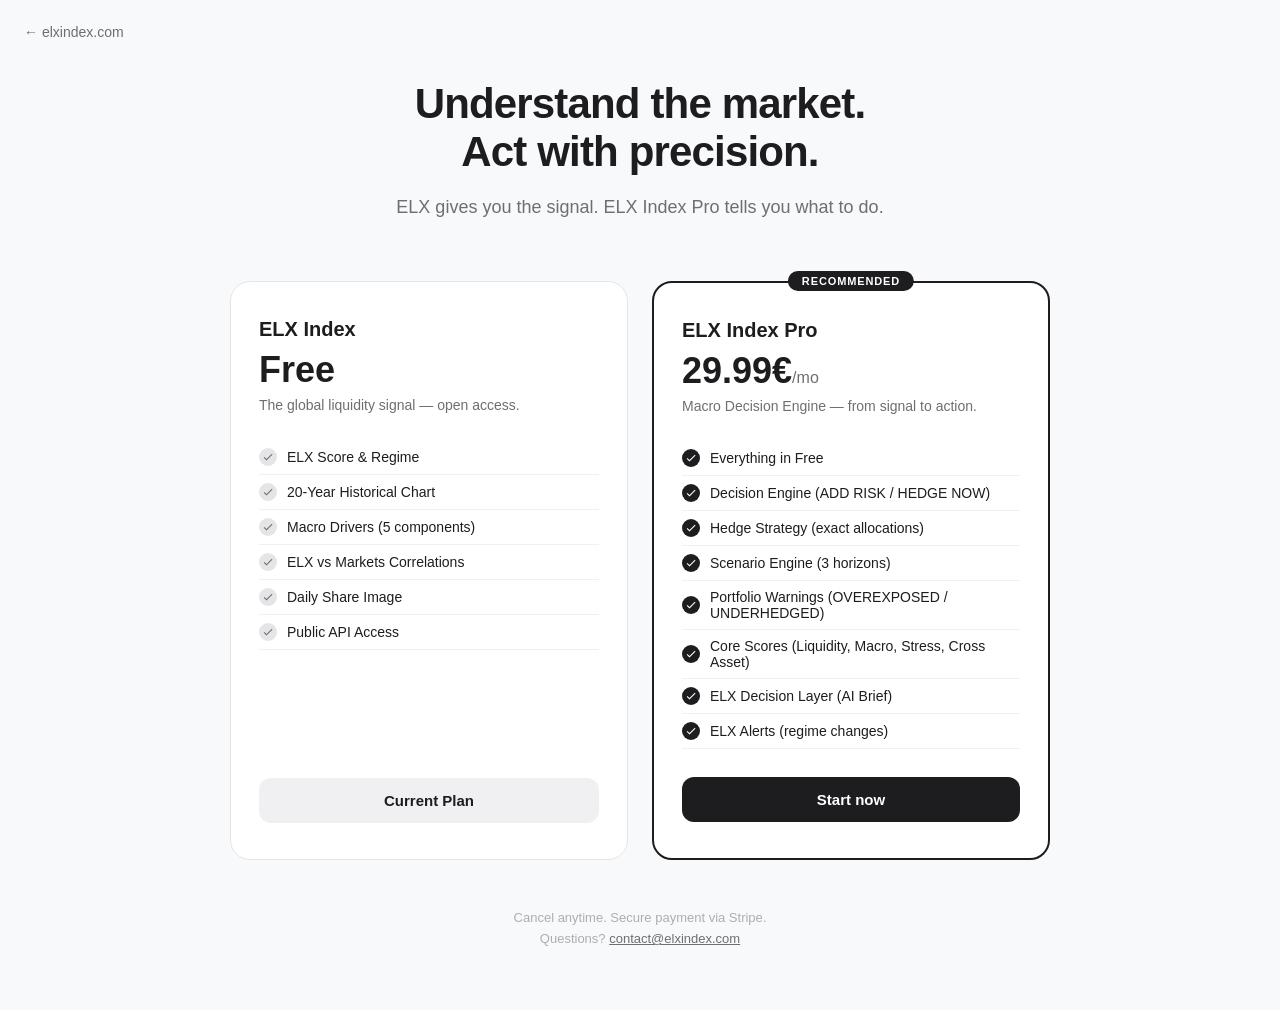
<file: templates/pricing.html>
<!DOCTYPE html>
<html lang="en">
<head>
<meta charset="UTF-8">
<meta name="viewport" content="width=device-width, initial-scale=1.0">
<title>Pricing — ELX Index Pro | EarthOne</title>
<meta name="description" content="ELX gives you the signal. ELX Index Pro tells you what to do. Macro Decision Engine for institutional investors.">
<link rel="canonical" href="https://elxindex.com/pricing">
<style>
  * { margin: 0; padding: 0; box-sizing: border-box; }
  body {
    font-family: -apple-system, BlinkMacSystemFont, 'SF Pro Display', 'Segoe UI', Roboto, sans-serif;
    background: #f8f9fa;
    color: #1d1d1f;
    min-height: 100vh;
    display: flex;
    flex-direction: column;
    align-items: center;
    padding: 80px 24px 60px;
  }
  .hero-text { text-align: center; max-width: 640px; margin-bottom: 60px; }
  .hero-text h1 {
    font-size: 42px;
    font-weight: 600;
    letter-spacing: -0.02em;
    line-height: 1.15;
    margin-bottom: 16px;
  }
  .hero-text p {
    font-size: 18px;
    color: #6e6e73;
    line-height: 1.6;
  }
  .plans {
    display: grid;
    grid-template-columns: 1fr 1fr;
    gap: 24px;
    max-width: 820px;
    width: 100%;
  }
  @media (max-width: 640px) { .plans { grid-template-columns: 1fr; } }
  .plan-card {
    background: #fff;
    border: 1px solid #e5e5e7;
    border-radius: 20px;
    padding: 36px 28px;
    display: flex;
    flex-direction: column;
  }
  .plan-card.pro {
    border: 2px solid #1d1d1f;
    position: relative;
  }
  .plan-card.pro::before {
    content: 'RECOMMENDED';
    position: absolute;
    top: -12px;
    left: 50%;
    transform: translateX(-50%);
    background: #1d1d1f;
    color: #fff;
    font-size: 11px;
    font-weight: 600;
    letter-spacing: 0.08em;
    padding: 4px 14px;
    border-radius: 20px;
  }
  .plan-name {
    font-size: 20px;
    font-weight: 600;
    margin-bottom: 8px;
  }
  .plan-price {
    font-size: 36px;
    font-weight: 700;
    margin-bottom: 4px;
  }
  .plan-price span { font-size: 16px; font-weight: 400; color: #6e6e73; }
  .plan-desc {
    font-size: 14px;
    color: #6e6e73;
    margin-bottom: 24px;
    line-height: 1.5;
  }
  .features { list-style: none; flex: 1; margin-bottom: 28px; }
  .features li {
    font-size: 14px;
    color: #1d1d1f;
    padding: 8px 0;
    border-bottom: 1px solid #f0f0f2;
    display: flex;
    align-items: center;
    gap: 10px;
  }
  .features li::before {
    content: '';
    width: 18px;
    height: 18px;
    border-radius: 50%;
    flex-shrink: 0;
  }
  .plan-card.free .features li::before {
    background: #e5e5e7;
    background-image: url("data:image/svg+xml,%3Csvg xmlns='http://www.w3.org/2000/svg' viewBox='0 0 24 24' fill='%236e6e73'%3E%3Cpath d='M9 16.17L4.83 12l-1.42 1.41L9 19 21 7l-1.41-1.41z'/%3E%3C/svg%3E");
    background-size: 12px;
    background-position: center;
    background-repeat: no-repeat;
  }
  .plan-card.pro .features li::before {
    background: #1d1d1f;
    background-image: url("data:image/svg+xml,%3Csvg xmlns='http://www.w3.org/2000/svg' viewBox='0 0 24 24' fill='%23fff'%3E%3Cpath d='M9 16.17L4.83 12l-1.42 1.41L9 19 21 7l-1.41-1.41z'/%3E%3C/svg%3E");
    background-size: 12px;
    background-position: center;
    background-repeat: no-repeat;
  }
  .plan-btn {
    display: block;
    width: 100%;
    padding: 14px;
    border-radius: 12px;
    font-size: 15px;
    font-weight: 600;
    text-align: center;
    cursor: pointer;
    border: none;
    transition: all 0.2s;
    text-decoration: none;
  }
  .btn-free {
    background: #f0f0f2;
    color: #1d1d1f;
  }
  .btn-free:hover { background: #e5e5e7; }
  .btn-pro {
    background: #1d1d1f;
    color: #fff;
  }
  .btn-pro:hover { background: #333; }
  .btn-pro:disabled {
    opacity: 0.6;
    cursor: wait;
  }
  .footer-note {
    margin-top: 48px;
    text-align: center;
    font-size: 13px;
    color: #aeaeb2;
    max-width: 480px;
    line-height: 1.6;
  }
  .footer-note a { color: #6e6e73; text-decoration: underline; }
  .back-link {
    position: fixed;
    top: 24px;
    left: 24px;
    font-size: 14px;
    color: #6e6e73;
    text-decoration: none;
    display: flex;
    align-items: center;
    gap: 6px;
  }
  .back-link:hover { color: #1d1d1f; }
  .paywall-banner{
    max-width:640px;width:100%;margin-bottom:32px;
    background:#fff;border:1px solid #1d1d1f;border-radius:16px;
    padding:20px 28px;text-align:center;
  }
  .paywall-banner strong{font-size:15px;display:block;margin-bottom:6px;letter-spacing:-.01em}
  .paywall-banner span{font-size:13px;color:#6e6e73}
</style>
</head>
<body>

<a href="/" class="back-link">&larr; elxindex.com</a>

<div id="paywall-msg"></div>

<div class="hero-text">
  <h1>Understand the market.<br>Act with precision.</h1>
  <p>ELX gives you the signal. ELX Index Pro tells you what to do.</p>
</div>

<div class="plans">
  <!-- FREE -->
  <div class="plan-card free">
    <div class="plan-name">ELX Index</div>
    <div class="plan-price">Free</div>
    <div class="plan-desc">The global liquidity signal — open access.</div>
    <ul class="features">
      <li>ELX Score &amp; Regime</li>
      <li>20-Year Historical Chart</li>
      <li>Macro Drivers (5 components)</li>
      <li>ELX vs Markets Correlations</li>
      <li>Daily Share Image</li>
      <li>Public API Access</li>
    </ul>
    <a href="/" class="plan-btn btn-free">Current Plan</a>
  </div>

  <!-- PRO -->
  <div class="plan-card pro">
    <div class="plan-name">ELX Index Pro</div>
    <div class="plan-price">29.99&euro;<span>/mo</span></div>
    <div class="plan-desc">Macro Decision Engine — from signal to action.</div>
    <ul class="features">
      <li>Everything in Free</li>
      <li>Decision Engine (ADD RISK / HEDGE NOW)</li>
      <li>Hedge Strategy (exact allocations)</li>
      <li>Scenario Engine (3 horizons)</li>
      <li>Portfolio Warnings (OVEREXPOSED / UNDERHEDGED)</li>
      <li>Core Scores (Liquidity, Macro, Stress, Cross Asset)</li>
      <li>ELX Decision Layer (AI Brief)</li>
      <li>ELX Alerts (regime changes)</li>
    </ul>
    <button id="checkout-btn" class="plan-btn btn-pro" onclick="startCheckout()">
      Start now
    </button>
  </div>
</div>

<div class="footer-note">
  Cancel anytime. Secure payment via Stripe.<br>
  Questions? <a href="mailto:contact@elxindex.com">contact@elxindex.com</a>
</div>

<script>
async function startCheckout() {
  const btn = document.getElementById('checkout-btn');
  btn.disabled = true;
  btn.textContent = 'Redirecting...';
  try {
    const res = await fetch('/api/stripe/checkout', { method: 'POST' });
    const data = await res.json();
    if (data.url) {
      window.location.href = data.url;
    } else {
      alert('Error creating checkout session. Please try again.');
      btn.disabled = false;
      btn.textContent = 'Start now';
    }
  } catch (e) {
    alert('Connection error. Please try again.');
    btn.disabled = false;
    btn.textContent = 'Start now';
  }
}

// Show paywall banner if redirected from dashboard
if(new URLSearchParams(window.location.search).get('from')==='dashboard'){
  document.getElementById('paywall-msg').innerHTML=
    '<div class="paywall-banner">'+
    '<strong>You tried to access the ELX Dashboard</strong>'+
    '<span>Access requires ELX OS Pro — subscribe below to unlock the full decision layer.</span>'+
    '</div>';
}
</script>
</body>
</html>
</file>
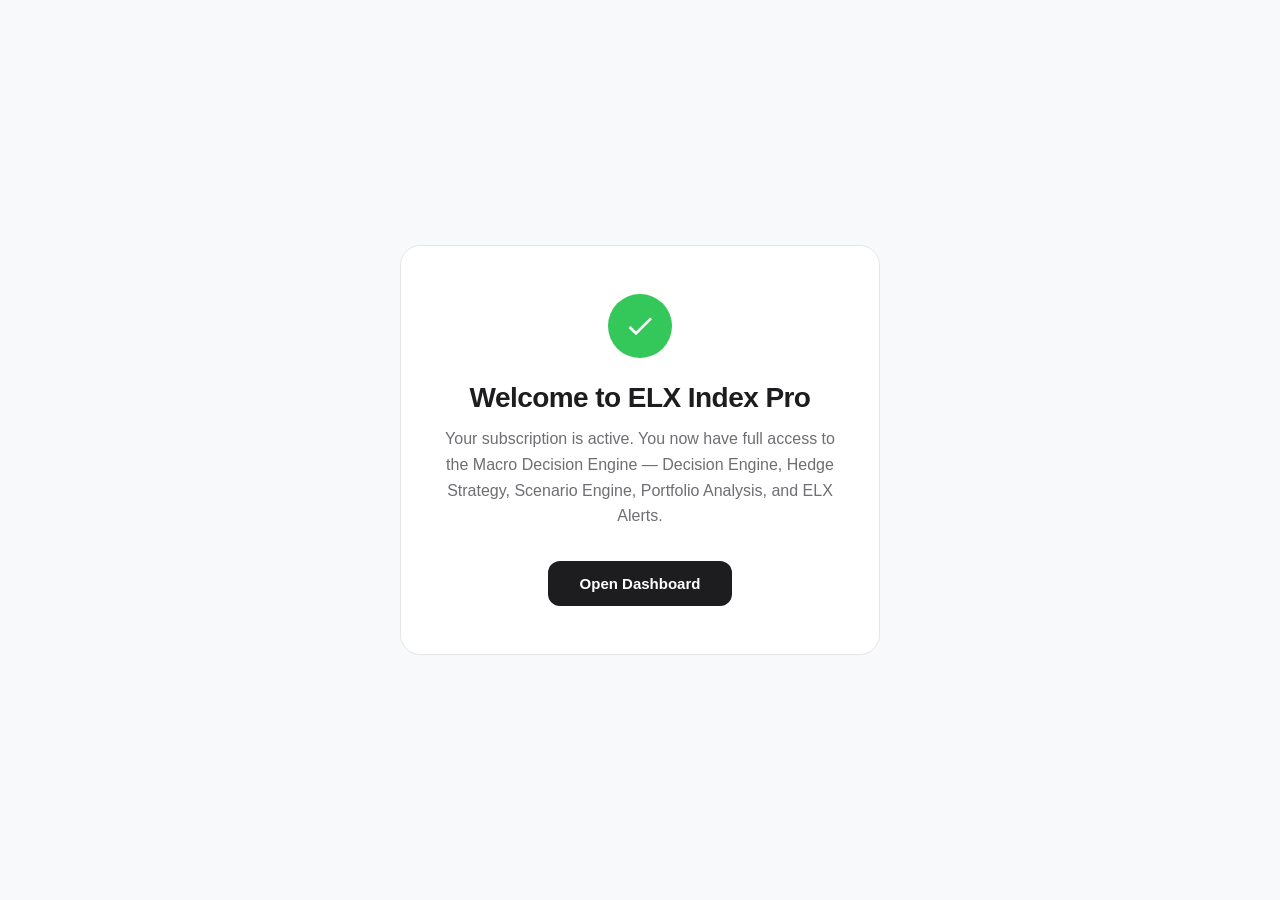
<file: templates/success.html>
<!DOCTYPE html>
<html lang="en">
<head>
<meta charset="UTF-8">
<meta name="viewport" content="width=device-width, initial-scale=1.0">
<title>Welcome to ELX Index Pro | EarthOne</title>
<style>
  * { margin: 0; padding: 0; box-sizing: border-box; }
  body {
    font-family: -apple-system, BlinkMacSystemFont, 'SF Pro Display', 'Segoe UI', Roboto, sans-serif;
    background: #f8f9fa;
    color: #1d1d1f;
    min-height: 100vh;
    display: flex;
    align-items: center;
    justify-content: center;
    padding: 24px;
  }
  .card {
    background: #fff;
    border: 1px solid #e5e5e7;
    border-radius: 20px;
    padding: 48px 40px;
    max-width: 480px;
    text-align: center;
  }
  .check {
    width: 64px;
    height: 64px;
    background: #34c759;
    border-radius: 50%;
    display: flex;
    align-items: center;
    justify-content: center;
    margin: 0 auto 24px;
  }
  .check svg { width: 32px; height: 32px; fill: #fff; }
  h1 { font-size: 28px; font-weight: 600; margin-bottom: 12px; letter-spacing: -0.02em; }
  p { font-size: 16px; color: #6e6e73; line-height: 1.6; margin-bottom: 32px; }
  .btn {
    display: inline-block;
    background: #1d1d1f;
    color: #fff;
    padding: 14px 32px;
    border-radius: 12px;
    font-size: 15px;
    font-weight: 600;
    text-decoration: none;
    transition: background 0.2s;
  }
  .btn:hover { background: #333; }
</style>
</head>
<body>
<div class="card">
  <div class="check">
    <svg viewBox="0 0 24 24"><path d="M9 16.17L4.83 12l-1.42 1.41L9 19 21 7l-1.41-1.41z"/></svg>
  </div>
  <h1>Welcome to ELX Index Pro</h1>
  <p>Your subscription is active. You now have full access to the Macro Decision Engine — Decision Engine, Hedge Strategy, Scenario Engine, Portfolio Analysis, and ELX Alerts.</p>
  <a href="/dashboard" class="btn">Open Dashboard</a>
</div>
</body>
</html>
</file>
